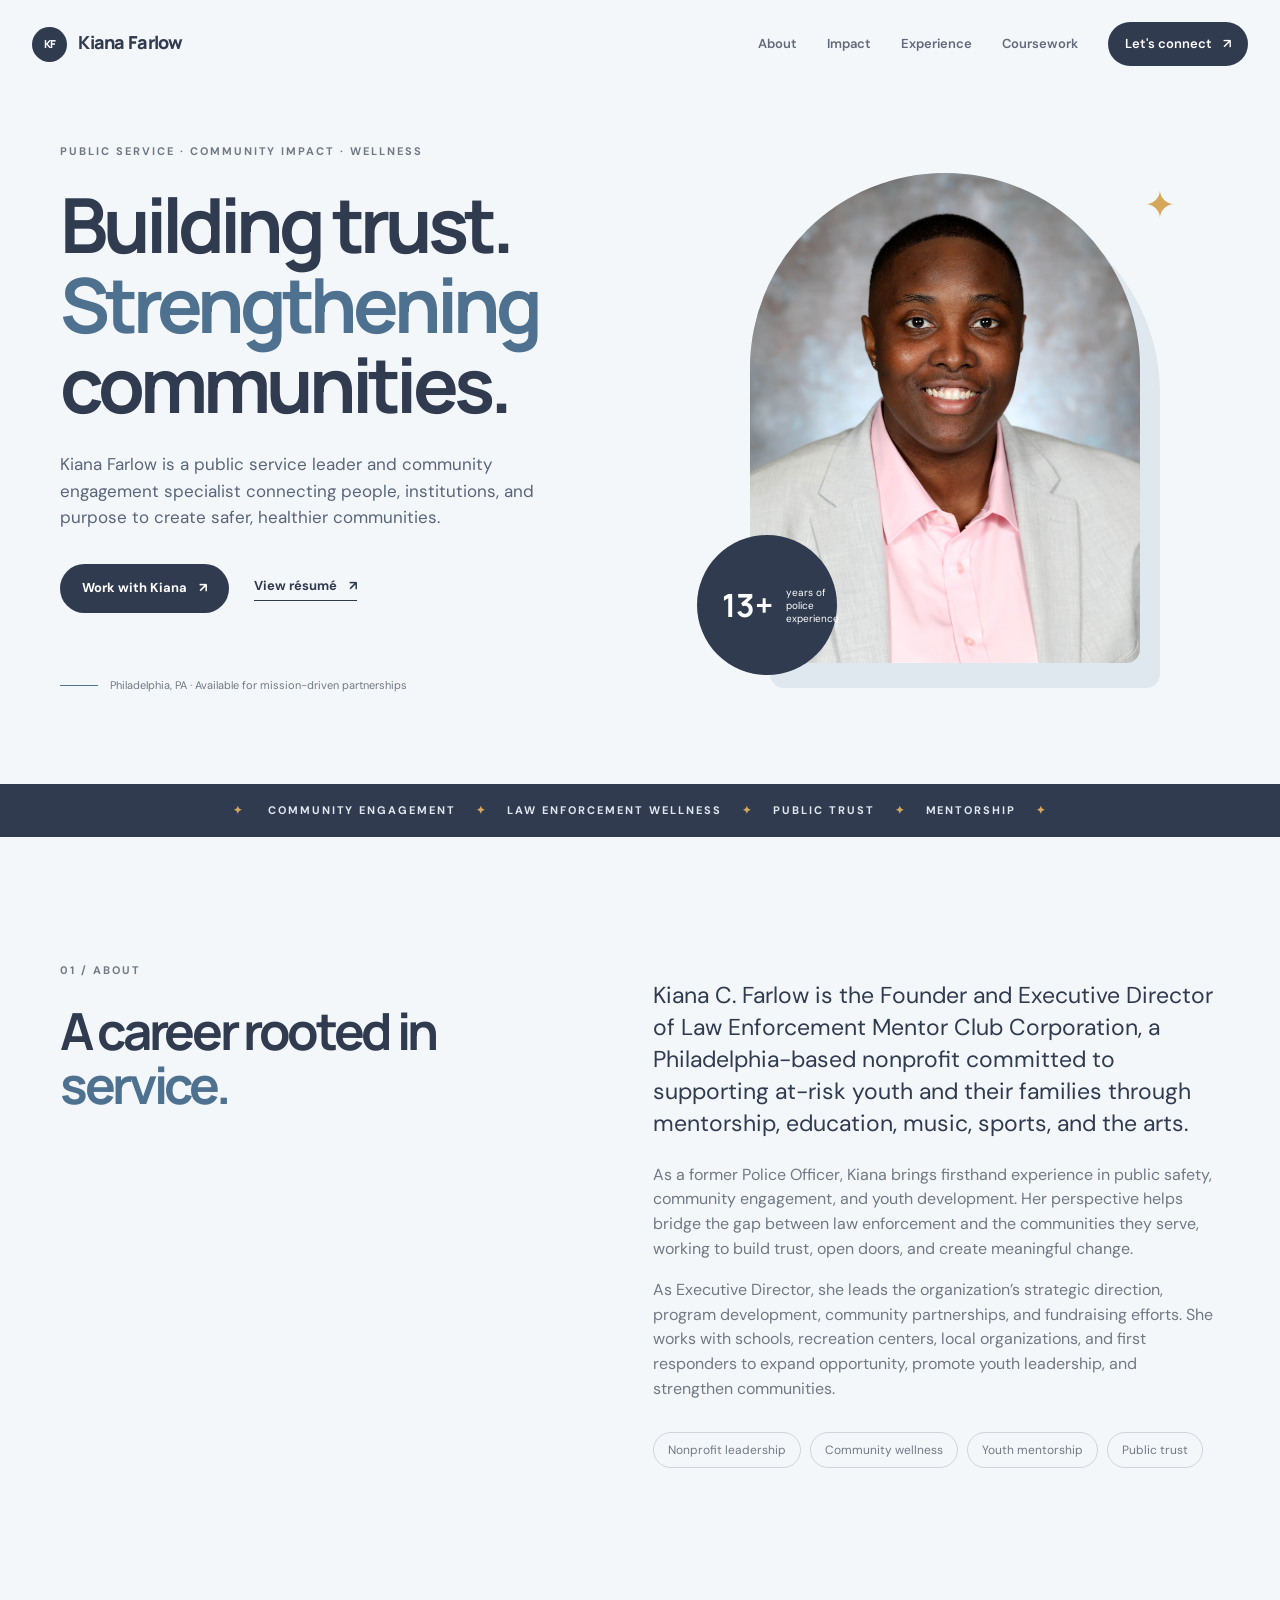
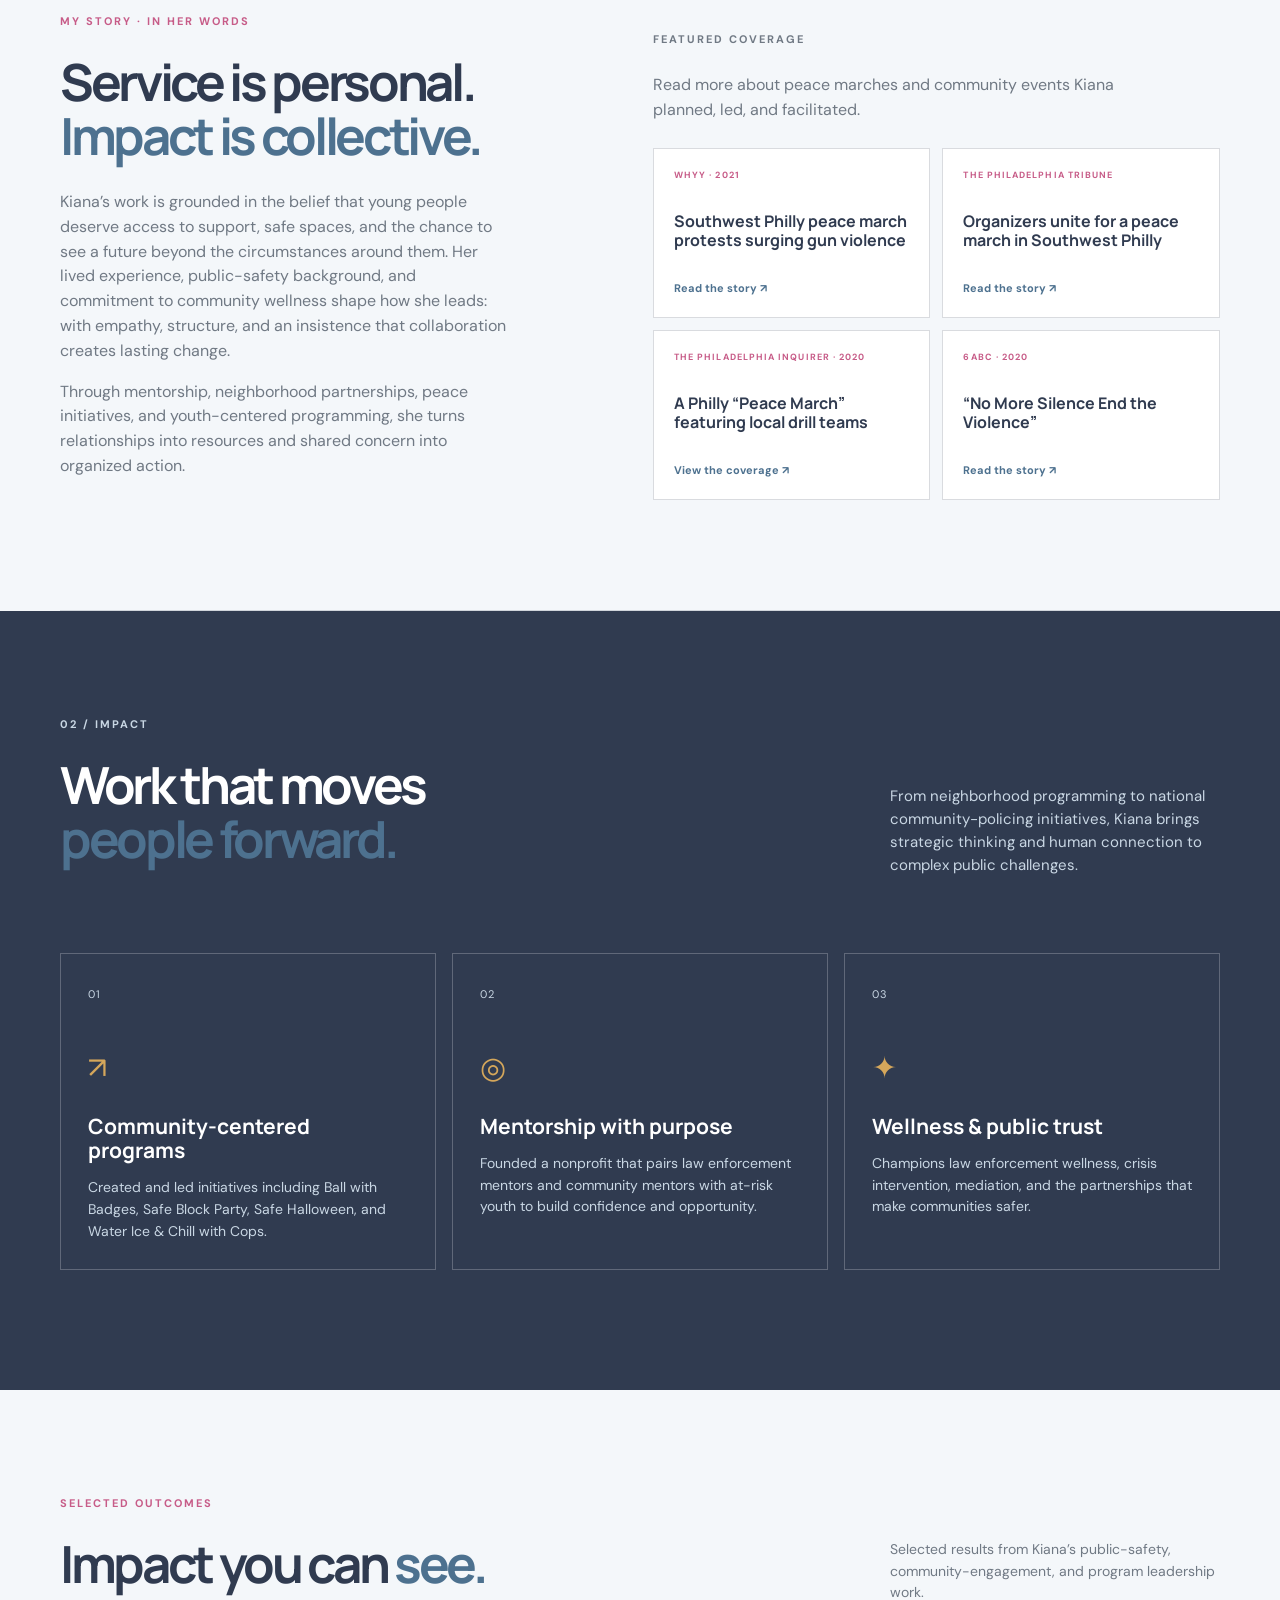
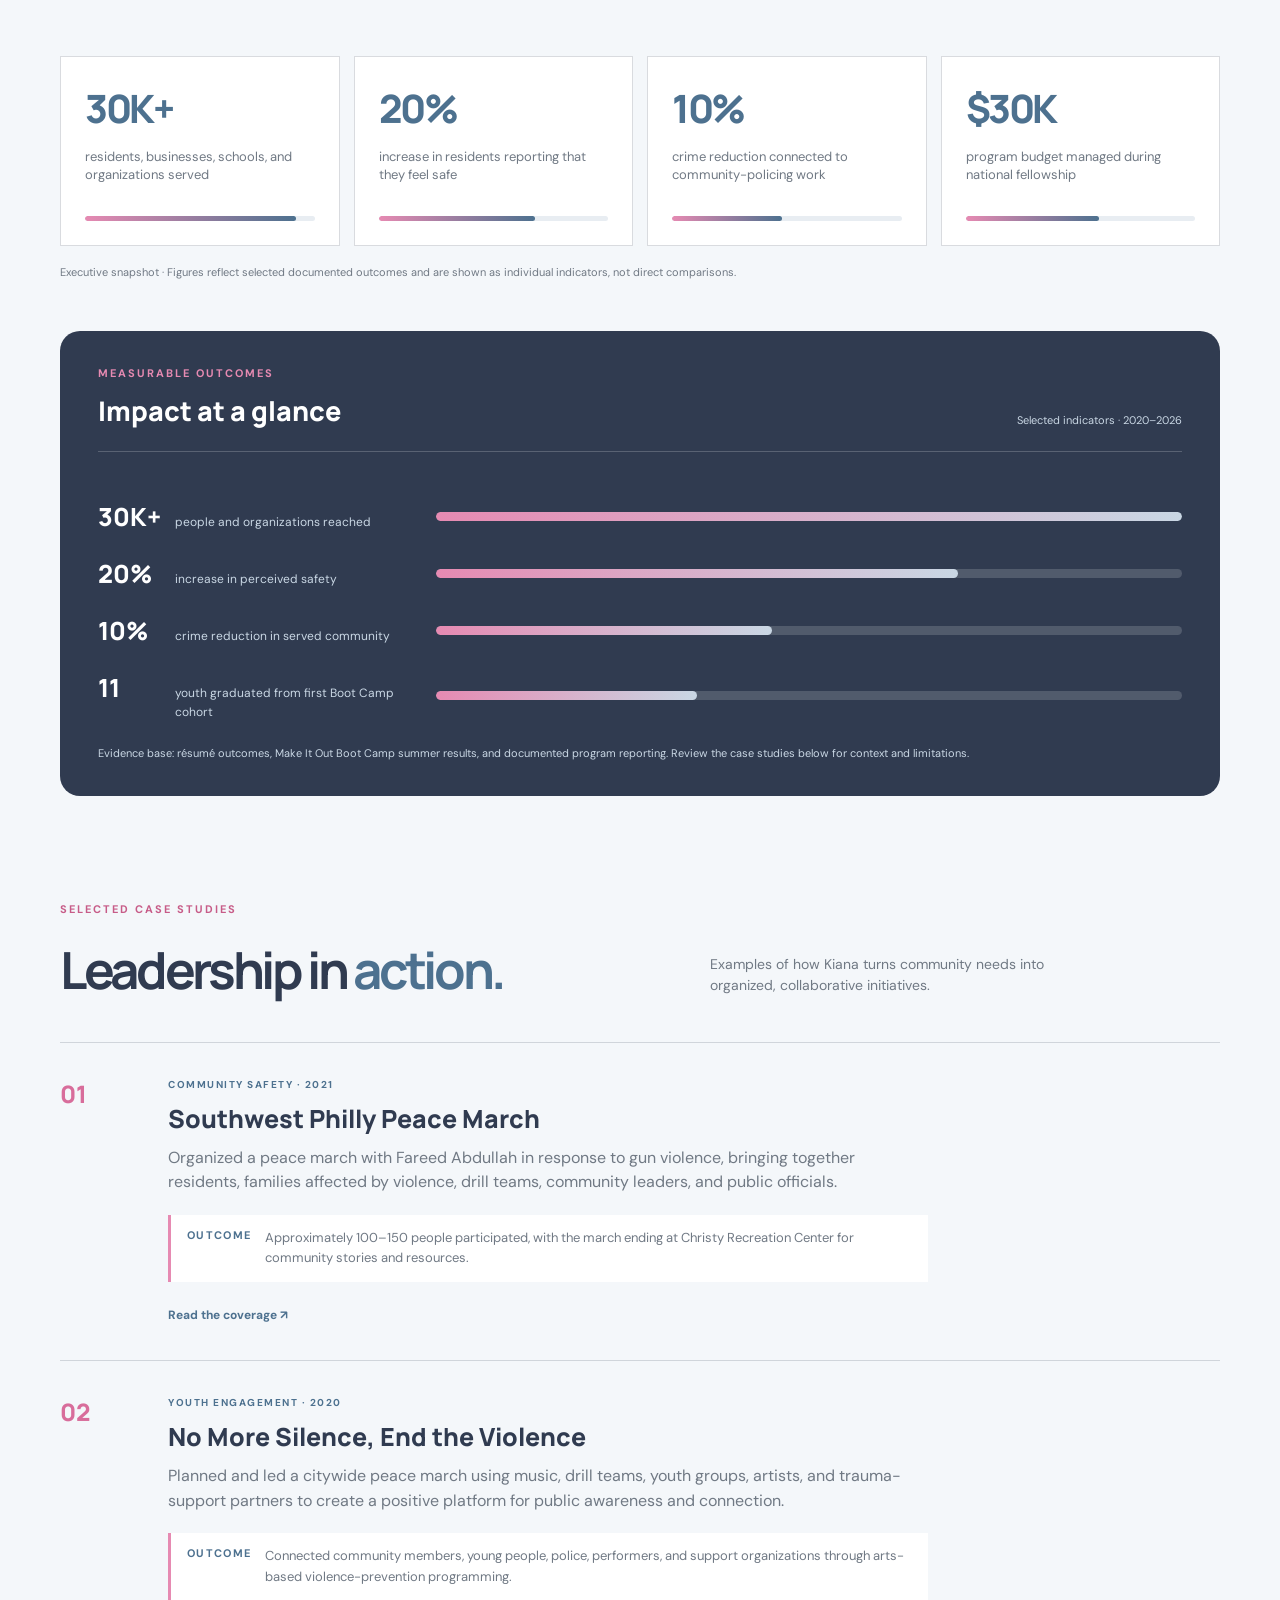
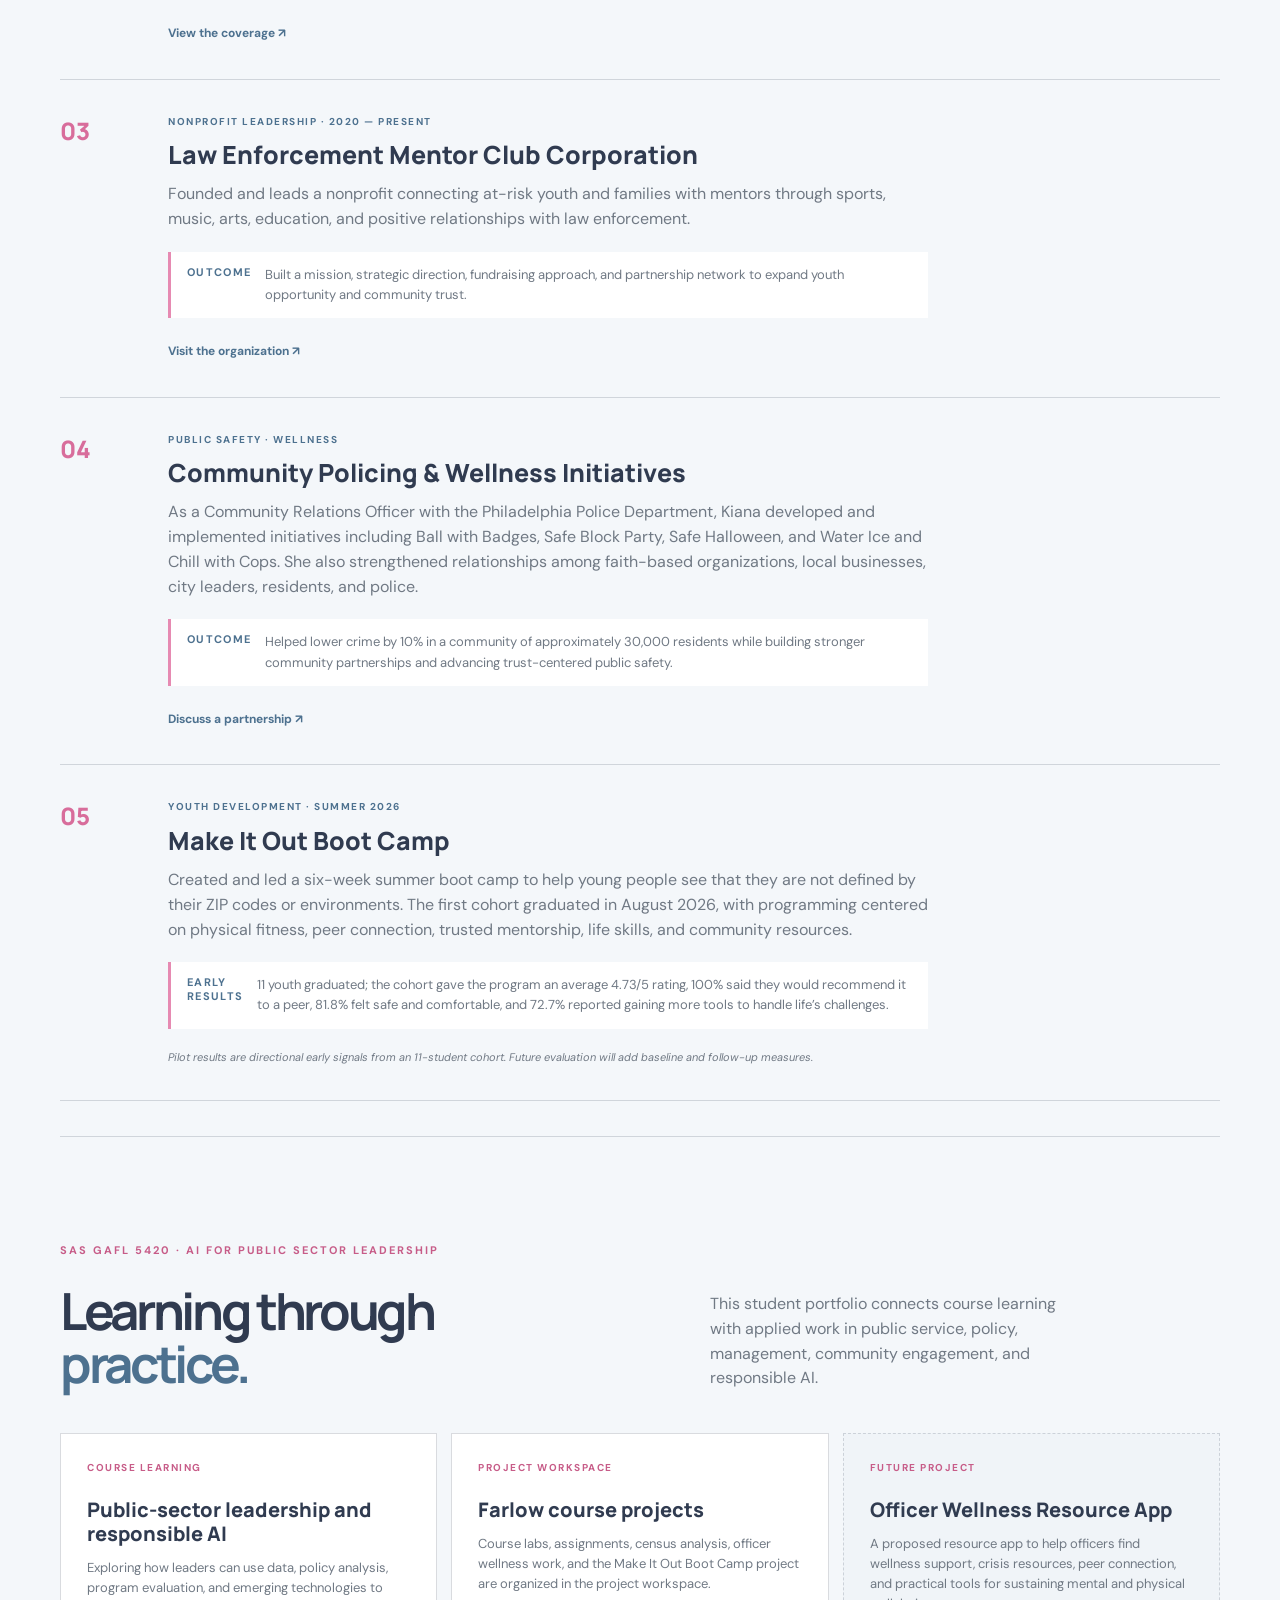
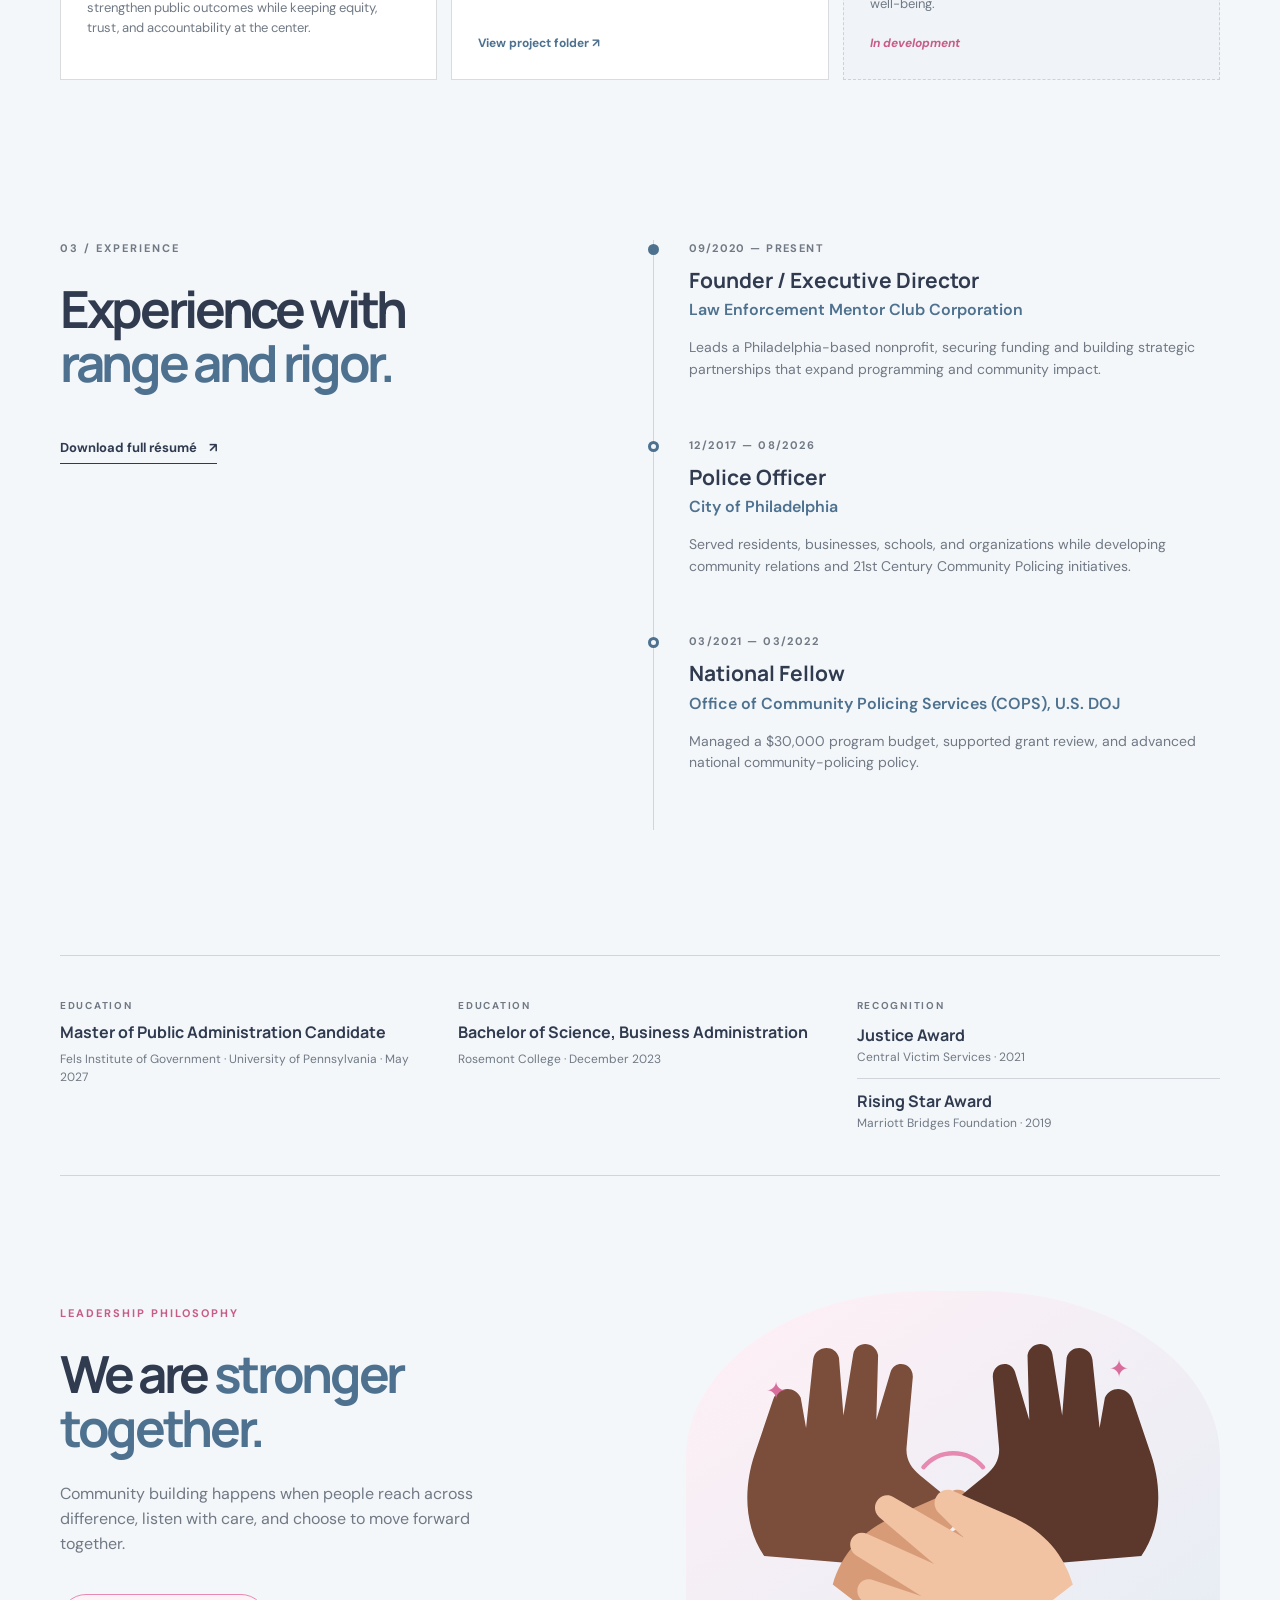
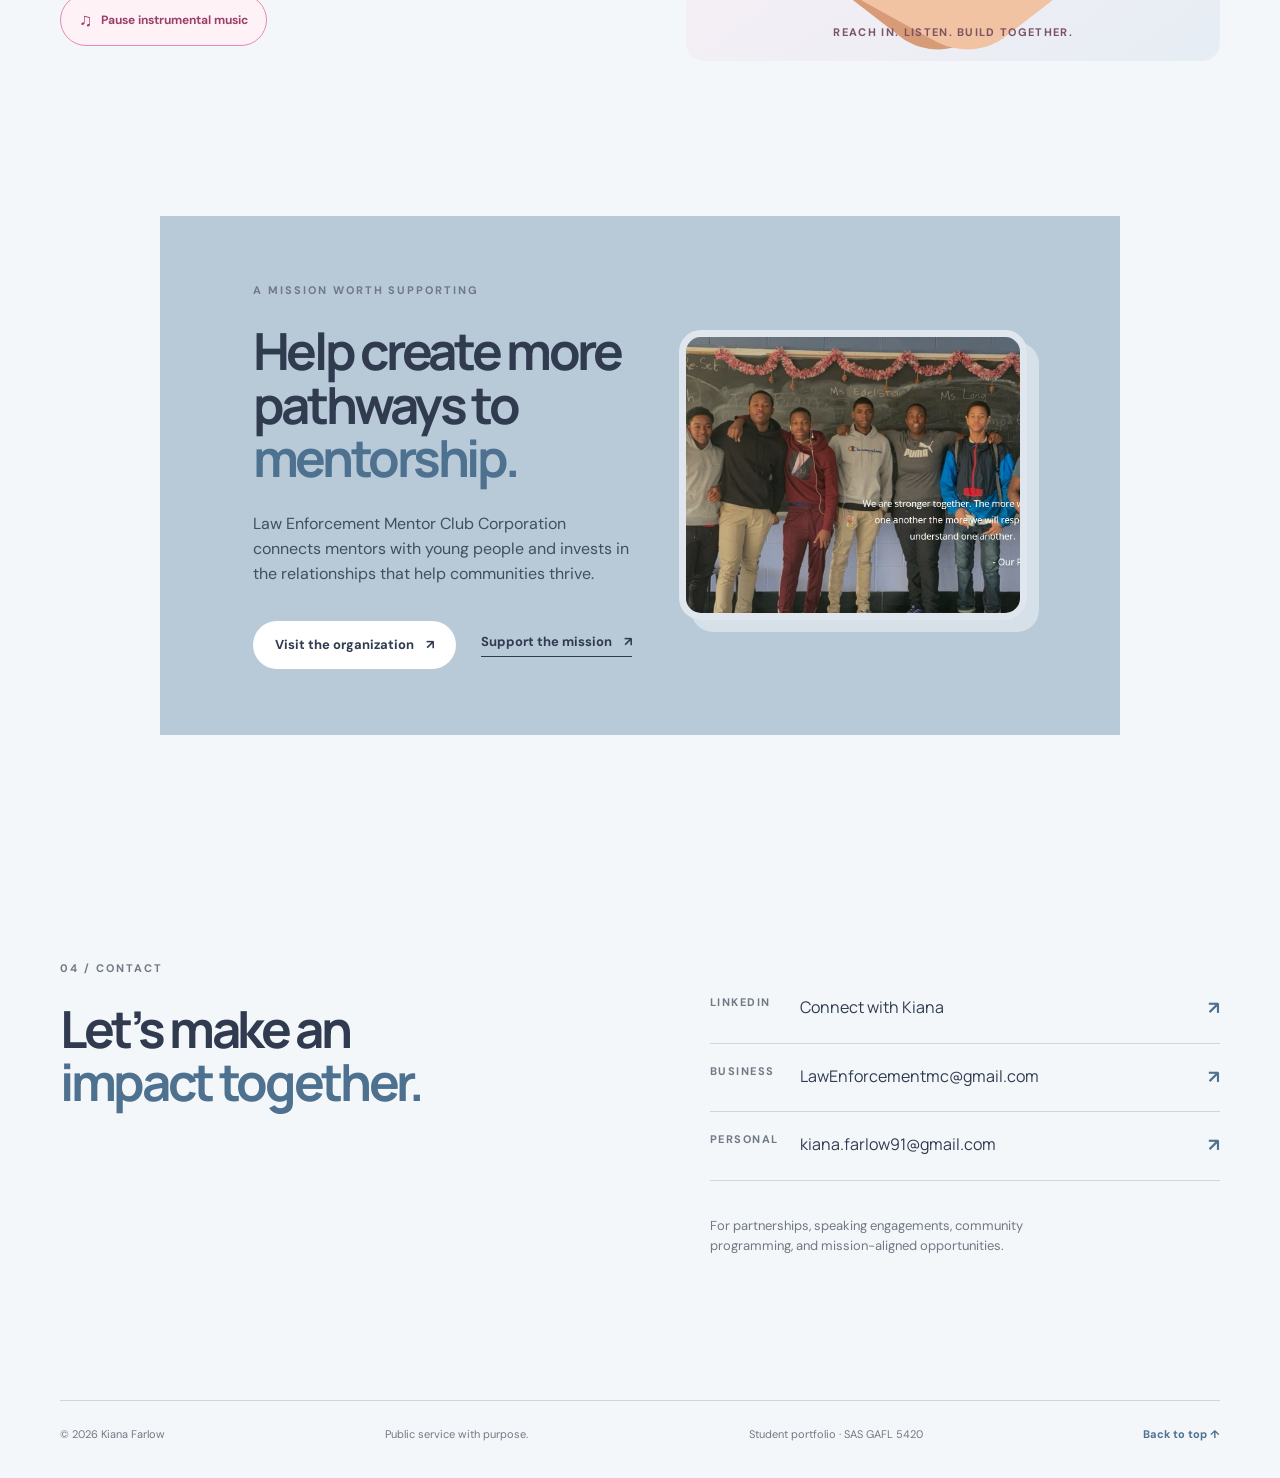
<file: index.html>
<!doctype html>
<html lang="en">
<head>
  <meta charset="utf-8">
  <meta name="viewport" content="width=device-width, initial-scale=1">
  <meta name="description" content="Portfolio of Kiana Farlow - public service leader, community engagement specialist, and Executive Director of Law Enforcement Mentor Club Corporation.">
  <title>Kiana Farlow | Public Service & Community Impact</title>
  <link rel="preconnect" href="https://fonts.googleapis.com">
  <link rel="preconnect" href="https://fonts.gstatic.com" crossorigin>
  <link href="https://fonts.googleapis.com/css2?family=DM+Sans:wght@400;500;600;700&family=Manrope:wght@700;800&display=swap" rel="stylesheet">
  <link rel="stylesheet" href="styles.css">
  <script src="app.js" defer></script>
</head>
<body>
  <audio id="backgroundMusic" src="instrumental-jazz.mp3" loop autoplay preload="auto"></audio>
  <header class="site-header">
    <a class="wordmark" href="index.html" aria-label="Kiana Farlow home"><span>KF</span> Kiana Farlow</a>
    <nav aria-label="Main navigation">
      <a href="about.html">About</a>
      <a href="impact.html">Impact</a>
      <a href="experience.html">Experience</a>
      <a class="nav-cta" href="contact.html">Let's connect <span>↗</span></a>
    </nav>
  </header>

  <main id="top">
    <section class="hero wrap">
      <div class="hero-copy">
        <p class="eyebrow">PUBLIC SERVICE · COMMUNITY IMPACT · WELLNESS</p>
        <h1>Building trust.<br><em>Strengthening</em> communities.</h1>
        <p class="hero-lede">Kiana Farlow is a public service leader and community engagement specialist connecting people, institutions, and purpose to create safer, healthier communities.</p>
        <div class="hero-actions">
          <a class="button button-dark" href="#contact">Work with Kiana <span>↗</span></a>
          <a class="text-link" href="Kiana-Farlow-Resume.pdf" target="_blank" rel="noopener">View résumé <span>↗</span></a>
        </div>
        <div class="hero-proof"><span class="proof-line"></span><span>Philadelphia, PA · Available for mission-driven partnerships</span></div>
      </div>
      <div class="hero-visual">
        <div class="portrait-frame"><img src="IMG_0251.JPG" alt="Professional headshot of Kiana Farlow"></div>
        <div class="impact-badge"><strong>13+</strong><span>years of<br>police experience</span></div>
        <div class="sun-mark" aria-hidden="true">✦</div>
      </div>
    </section>

    <section class="marquee" aria-label="Areas of work"><div>COMMUNITY ENGAGEMENT <span>✦</span> LAW ENFORCEMENT WELLNESS <span>✦</span> PUBLIC TRUST <span>✦</span> MENTORSHIP <span>✦</span></div></section>

    <section id="about" class="about wrap section-grid">
      <div><p class="eyebrow">01 / ABOUT</p><h2>A career rooted in <em>service.</em></h2></div>
      <div class="about-body"><p class="lead">Kiana is an emerging public service leader and Master of Public Administration candidate at the University of Pennsylvania, with a career spanning law enforcement, community partnerships, policy, and nonprofit leadership.</p><p>As Founder and Executive Director of Law Enforcement Mentor Club Corporation, she connects mentors with at-risk youth and builds durable partnerships with schools, recreation centers, community organizations, and first responders.</p><div class="tag-list"><span>Nonprofit leadership</span><span>Program strategy</span><span>Community trust</span><span>Policy & evaluation</span></div></div>
    </section>

    <section id="impact" class="impact-section">
      <div class="wrap"><div class="section-heading"><div><p class="eyebrow light">02 / IMPACT</p><h2>Work that moves<br><em>people forward.</em></h2></div><p class="section-intro">From neighborhood programming to national community-policing initiatives, Kiana brings strategic thinking and human connection to complex public challenges.</p></div>
        <div class="impact-cards"><article><span class="card-number">01</span><div class="icon">↗</div><h3>Community-centered programs</h3><p>Created and led initiatives including Ball with Badges, Safe Block Party, Safe Halloween, and Water Ice & Chill with Cops.</p></article><article><span class="card-number">02</span><div class="icon">◎</div><h3>Mentorship with purpose</h3><p>Founded a nonprofit that pairs law enforcement mentors and community mentors with at-risk youth to build confidence and opportunity.</p></article><article><span class="card-number">03</span><div class="icon">✦</div><h3>Wellness & public trust</h3><p>Champions law enforcement wellness, crisis intervention, mediation, and the partnerships that make communities safer.</p></article></div>
      </div>
    </section>

    <section id="experience" class="experience wrap section-grid"><div><p class="eyebrow">03 / EXPERIENCE</p><h2>Experience with<br><em>range and rigor.</em></h2><a class="text-link" href="Kiana-Farlow-Resume.pdf" target="_blank" rel="noopener">Download full résumé <span>↗</span></a></div><div class="timeline"><div class="timeline-item current"><span class="timeline-dot"></span><div><p class="date">09/2020 — PRESENT</p><h3>Founder / Executive Director</h3><p class="org">Law Enforcement Mentor Club Corporation</p><p>Leads a Philadelphia-based nonprofit, securing funding and building strategic partnerships that expand programming and community impact.</p></div></div><div class="timeline-item"><span class="timeline-dot"></span><div><p class="date">12/2017 — 08/2026</p><h3>Police Officer</h3><p class="org">City of Philadelphia</p><p>Served residents, businesses, schools, and organizations while developing community relations and 21st Century Community Policing initiatives.</p></div></div><div class="timeline-item"><span class="timeline-dot"></span><div><p class="date">03/2021 — 03/2022</p><h3>National Fellow</h3><p class="org">Office of Community Policing Services (COPS), U.S. DOJ</p><p>Managed a $30,000 program budget, supported grant review, and advanced national community-policing policy.</p></div></div></div></section>

    <section class="credentials wrap"><div class="credential"><span>EDUCATION</span><strong>Master of Public Administration Candidate</strong><small>Fels Institute of Government · University of Pennsylvania · May 2027</small></div><div class="credential"><span>EDUCATION</span><strong>Bachelor of Science, Business Administration</strong><small>Rosemont College · December 2023</small></div><div class="credential"><span>RECOGNITION</span><strong>Justice Award · Central Victim Services</strong><small>Rising Star Award · Marriott Bridges Foundation</small></div></section>

    <section class="community wrap" aria-labelledby="community-title"><div class="community-copy"><p class="eyebrow pink-eyebrow">COMMUNITY IN MOTION</p><h2 id="community-title">Different hands.<br><em>One shared future.</em></h2><p>Community building happens when people reach across difference, listen with care, and choose to move forward together.</p><button class="sound-button" id="soundToggle" type="button" aria-pressed="false"><span class="sound-icon">♫</span><span id="soundLabel">Play calm ambient sound</span></button></div><div class="hands-stage" aria-label="Animated hands in different skin tones joining together"><div class="spark spark-one">✦</div><div class="spark spark-two">✦</div><svg class="hands-art" viewBox="0 0 600 360" role="img" aria-labelledby="handsTitle"><title id="handsTitle">Four hands of different skin tones reaching together</title><g class="hand hand-a"><path d="M88 270c-22-32-24-75-11-114l21-62c5-15 25-16 31-2l6 34 8-77c2-16 25-18 29-2l5 65 11-69c3-16 25-15 28 1l-2 73 16-54c5-15 26-10 25 6l-7 79c-1 13 5 23 15 31l23 19c16 13 16 37 2 51l-20 20c-18 18-49 20-72 10z" fill="#7b4d3b"/></g><g class="hand hand-b"><path d="M165 302c10-35 34-61 68-76l66-29c15-7 28 11 18 23l-29 29 78-45c15-9 29 10 17 22l-62 53 75-34c16-7 27 14 13 24l-74 46 54-18c17-6 26 16 10 25l-78 43c-25 14-55 13-77-2z" fill="#d89b77"/></g><g class="hand hand-c"><path d="M512 270c22-32 24-75 11-114l-21-62c-5-15-25-16-31-2l-6 34-8-77c-2-16-25-18-29-2l-5 65-11-69c-3-16-25-15-28 1l2 73-16-54c-5-15-26-10-25 6l7 79c1 13-5 23-15 31l-23 19c-16 13-16 37-2 51l20 20c18 18 49 20 72 10z" fill="#5b372c"/></g><g class="hand hand-d"><path d="M435 302c-10-35-34-61-68-76l-66-29c-15-7-28 11-18 23l29 29-78-45c-15-9-29 10-17 22l62 53-75-34c-16-7-27 14-13 24l74 46-54-18c-17-6-26 16-10 25l78 43c25 14 55 13 77-2z" fill="#f1c3a3"/></g><path class="heart-line" d="M267 170c18-21 49-21 67 0" fill="none" stroke="#e68ab2" stroke-width="5" stroke-linecap="round"/></svg><div class="hands-caption">Reach in. Listen. Build together.</div></div></section>

    <section class="mission wrap"><div class="mission-card"><p class="eyebrow">A MISSION WORTH SUPPORTING</p><h2>Help create more pathways to <em>mentorship.</em></h2><p>Law Enforcement Mentor Club Corporation connects mentors with young people and invests in the relationships that help communities thrive.</p><div class="hero-actions"><a class="button button-light" href="https://www.lawenforcementmentoring.org/" target="_blank" rel="noopener">Visit the organization <span>↗</span></a><a class="text-link light-link" href="https://www.paypal.com/donate/?hosted_button_id=9SF97VV49NYEN" target="_blank" rel="noopener">Support the mission <span>↗</span></a></div></div></section>

    <section id="contact" class="contact wrap"><div><p class="eyebrow">04 / CONTACT</p><h2>Let’s make an<br><em>impact together.</em></h2></div><div class="contact-links"><a href="mailto:kiana.farlow91@gmail.com"><span>Email</span>kiana.farlow91@gmail.com <b>↗</b></a><a href="https://www.linkedin.com/in/kiana-farlow-50bb981ab" target="_blank" rel="noopener"><span>LinkedIn</span>Connect with Kiana <b>↗</b></a><p class="contact-note">For partnerships, speaking engagements, community programming, and mission-aligned opportunities.</p></div></section>
  </main>
  <footer class="footer wrap"><span>© 2026 Kiana Farlow</span><span>Public service with purpose.</span><a href="#top">Back to top ↑</a></footer>
</body>
</html>
</file>
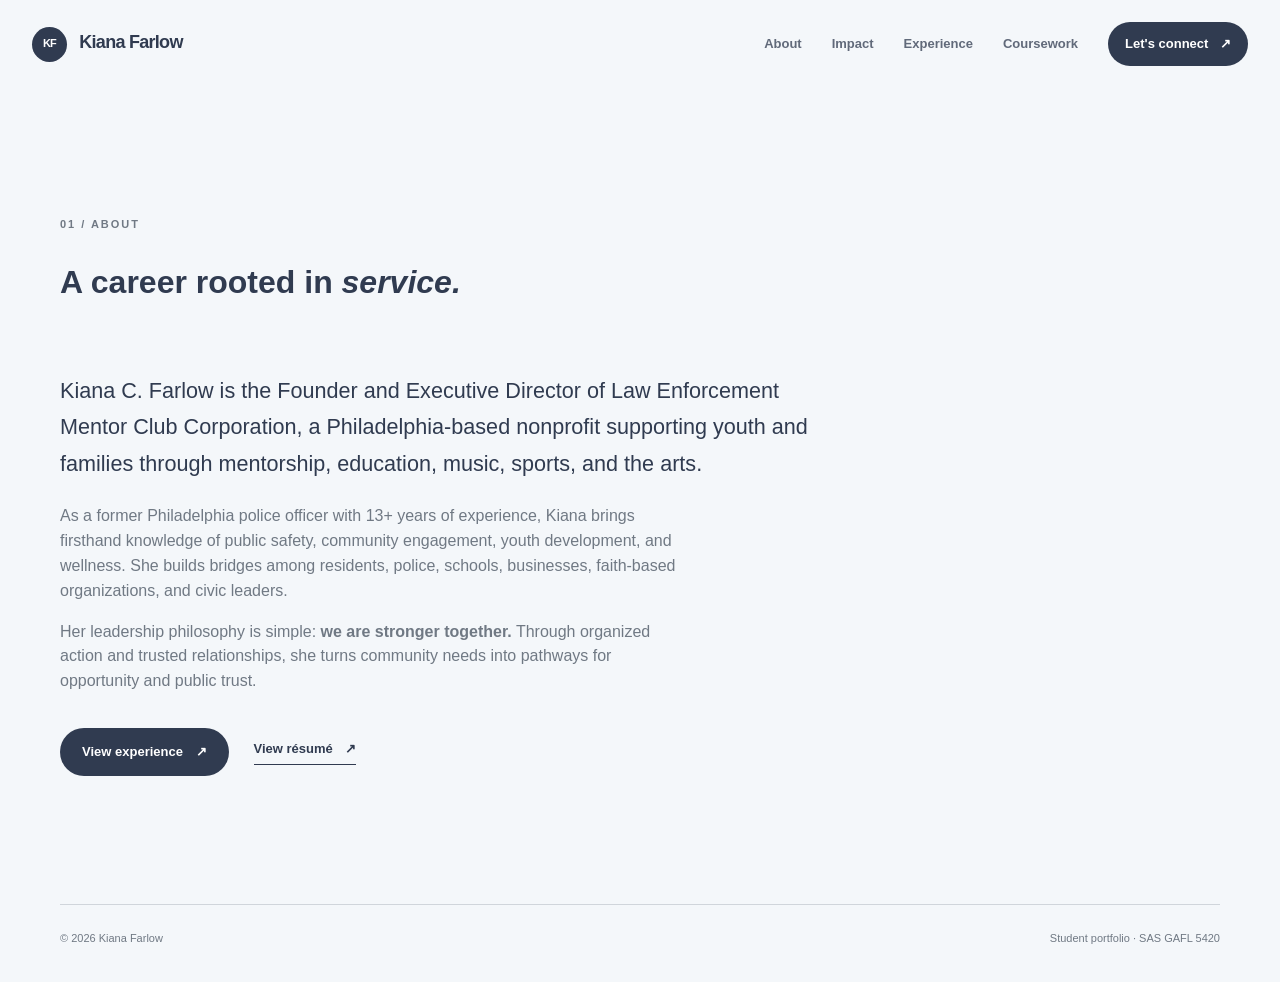
<file: about.html>
<!doctype html><html lang="en"><head><meta charset="utf-8"><meta name="viewport" content="width=device-width,initial-scale=1"><meta name="description" content="About Kiana Farlow"><title>About | Kiana Farlow</title><link rel="stylesheet" href="styles.css"></head><body><header class="site-header"><a class="wordmark" href="index.html"><span>KF</span> Kiana Farlow</a><nav aria-label="Main navigation"><a href="about.html">About</a><a href="impact.html">Impact</a><a href="experience.html">Experience</a><a href="coursework.html">Coursework</a><a class="nav-cta" href="contact.html">Let's connect <span>↗</span></a></nav></header><main class="wrap inner-page"><p class="eyebrow">01 / ABOUT</p><h1>A career rooted in <em>service.</em></h1><div class="about-body"><p class="lead">Kiana C. Farlow is the Founder and Executive Director of Law Enforcement Mentor Club Corporation, a Philadelphia-based nonprofit supporting youth and families through mentorship, education, music, sports, and the arts.</p><p>As a former Philadelphia police officer with 13+ years of experience, Kiana brings firsthand knowledge of public safety, community engagement, youth development, and wellness. She builds bridges among residents, police, schools, businesses, faith-based organizations, and civic leaders.</p><p>Her leadership philosophy is simple: <strong>we are stronger together.</strong> Through organized action and trusted relationships, she turns community needs into pathways for opportunity and public trust.</p></div><div class="hero-actions"><a class="button button-dark" href="experience.html">View experience <span>↗</span></a><a class="text-link" href="Kiana-Farlow-Resume.pdf" target="_blank">View résumé <span>↗</span></a></div></main><footer class="footer wrap"><span>© 2026 Kiana Farlow</span><span>Student portfolio · SAS GAFL 5420</span></footer></body></html>
</file>
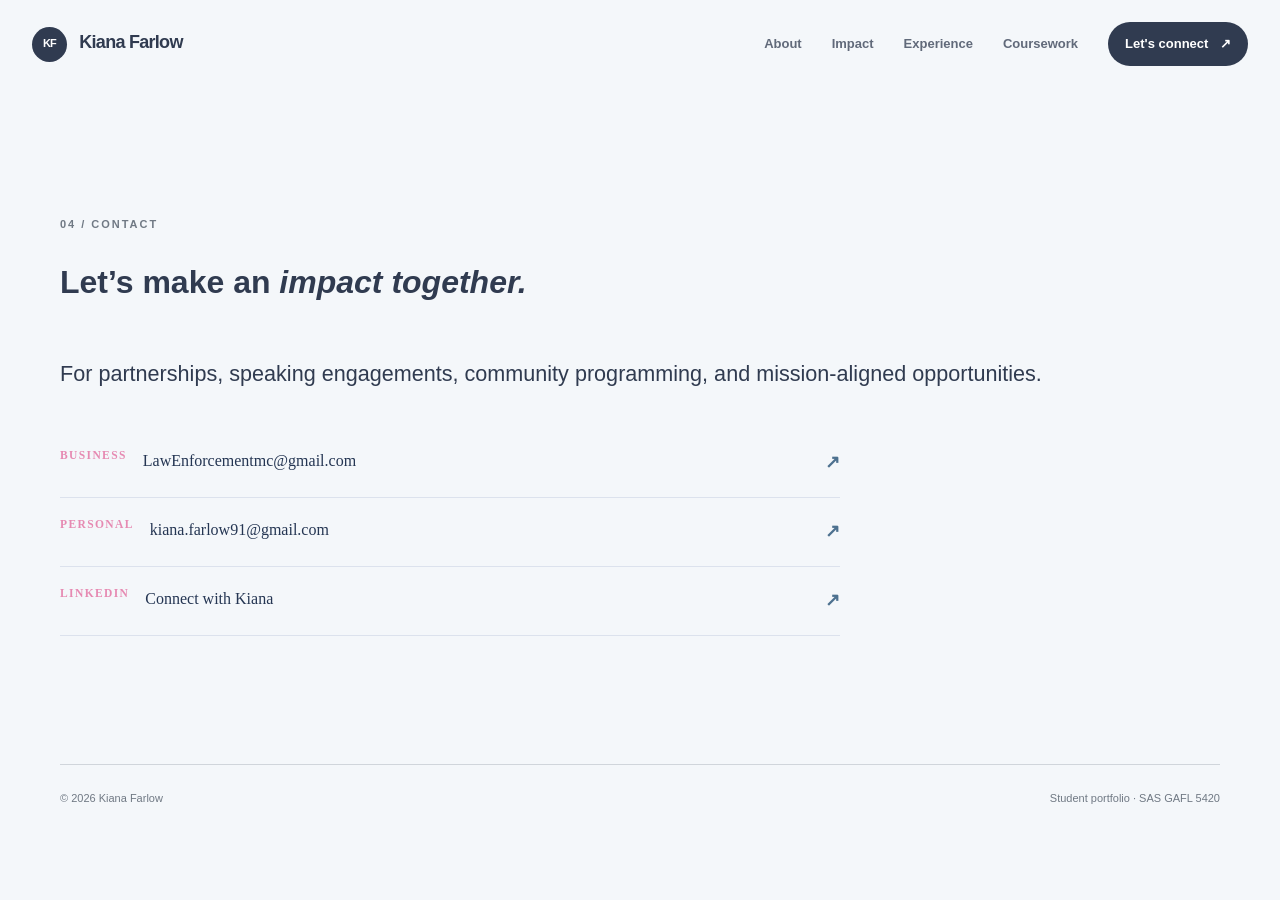
<file: contact.html>
<!doctype html><html lang="en"><head><meta charset="utf-8"><meta name="viewport" content="width=device-width,initial-scale=1"><meta name="description" content="Contact Kiana Farlow"><title>Contact | Kiana Farlow</title><link rel="stylesheet" href="styles.css"></head><body><header class="site-header"><a class="wordmark" href="index.html"><span>KF</span> Kiana Farlow</a><nav aria-label="Main navigation"><a href="about.html">About</a><a href="impact.html">Impact</a><a href="experience.html">Experience</a><a href="coursework.html">Coursework</a><a class="nav-cta" href="contact.html">Let's connect <span>↗</span></a></nav></header><main class="wrap inner-page"><p class="eyebrow">04 / CONTACT</p><h1>Let’s make an <em>impact together.</em></h1><p class="lead">For partnerships, speaking engagements, community programming, and mission-aligned opportunities.</p><div class="contact-links"><a href="mailto:LawEnforcementmc@gmail.com"><span>Business</span>LawEnforcementmc@gmail.com <b>↗</b></a><a href="mailto:kiana.farlow91@gmail.com"><span>Personal</span>kiana.farlow91@gmail.com <b>↗</b></a><a href="https://www.linkedin.com/in/kiana-farlow-50bb981ab" target="_blank" rel="noopener"><span>LinkedIn</span>Connect with Kiana <b>↗</b></a></div></main><footer class="footer wrap"><span>© 2026 Kiana Farlow</span><span>Student portfolio · SAS GAFL 5420</span></footer></body></html>
</file>
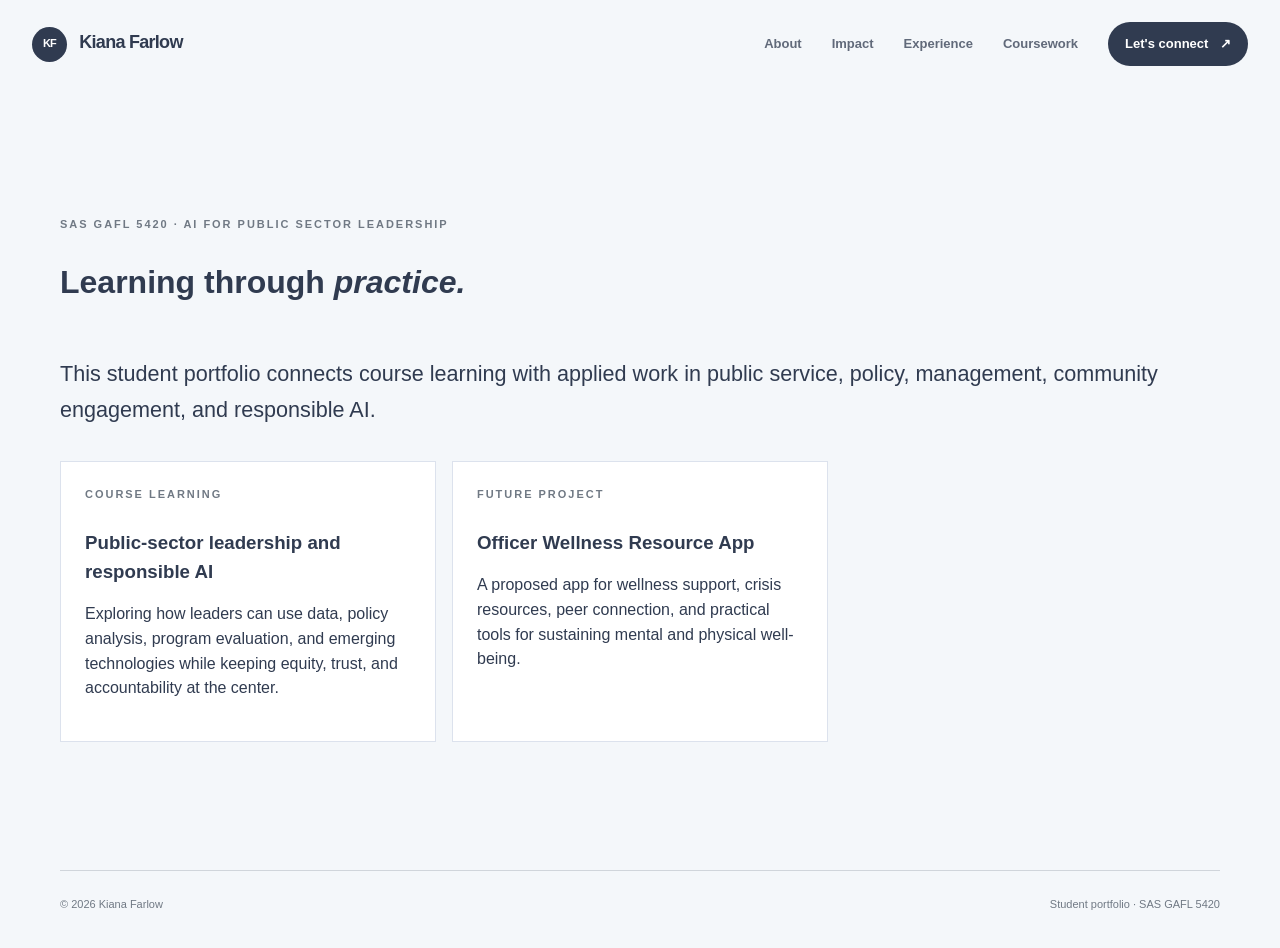
<file: coursework.html>
<!doctype html><html lang="en"><head><meta charset="utf-8"><meta name="viewport" content="width=device-width,initial-scale=1"><meta name="description" content="Kiana Farlow coursework and projects"><title>Coursework | Kiana Farlow</title><link rel="stylesheet" href="styles.css"></head><body><header class="site-header"><a class="wordmark" href="index.html"><span>KF</span> Kiana Farlow</a><nav aria-label="Main navigation"><a href="about.html">About</a><a href="impact.html">Impact</a><a href="experience.html">Experience</a><a href="coursework.html">Coursework</a><a class="nav-cta" href="contact.html">Let's connect <span>↗</span></a></nav></header><main class="wrap inner-page"><p class="eyebrow">SAS GAFL 5420 · AI FOR PUBLIC SECTOR LEADERSHIP</p><h1>Learning through <em>practice.</em></h1><p class="lead">This student portfolio connects course learning with applied work in public service, policy, management, community engagement, and responsible AI.</p><div class="case-study-list"><article><p class="eyebrow">COURSE LEARNING</p><h3>Public-sector leadership and responsible AI</h3><p>Exploring how leaders can use data, policy analysis, program evaluation, and emerging technologies while keeping equity, trust, and accountability at the center.</p></article><article><p class="eyebrow">FUTURE PROJECT</p><h3>Officer Wellness Resource App</h3><p>A proposed app for wellness support, crisis resources, peer connection, and practical tools for sustaining mental and physical well-being.</p></article></div></main><footer class="footer wrap"><span>© 2026 Kiana Farlow</span><span>Student portfolio · SAS GAFL 5420</span></footer></body></html>
</file>
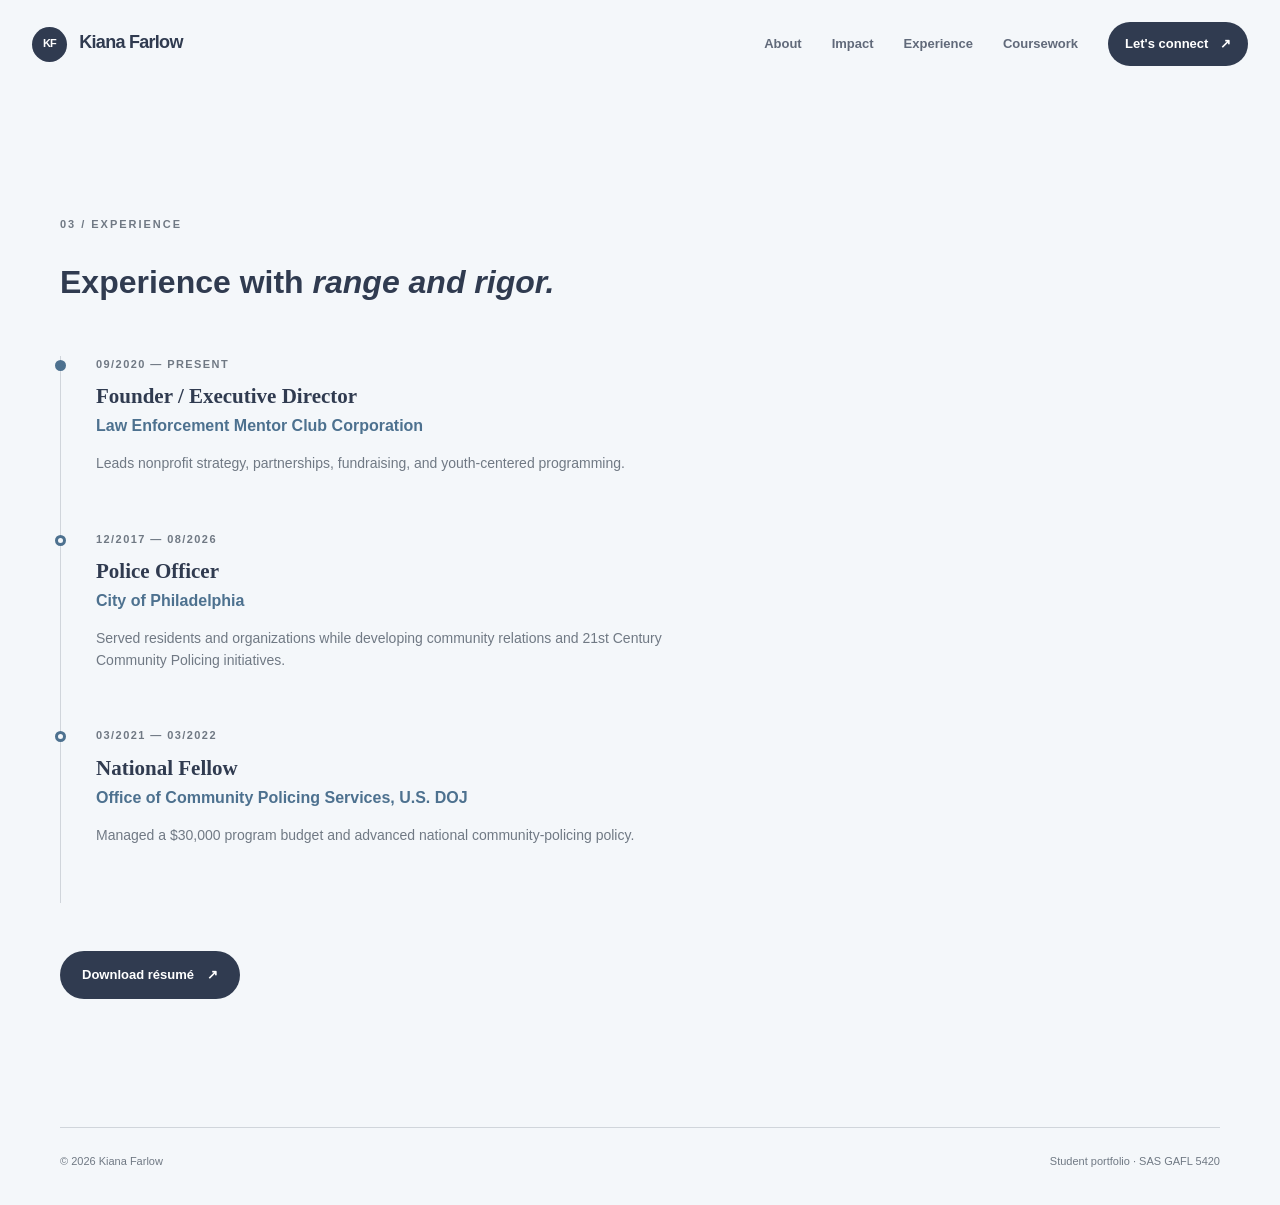
<file: experience.html>
<!doctype html><html lang="en"><head><meta charset="utf-8"><meta name="viewport" content="width=device-width,initial-scale=1"><meta name="description" content="Kiana Farlow experience"><title>Experience | Kiana Farlow</title><link rel="stylesheet" href="styles.css"></head><body><header class="site-header"><a class="wordmark" href="index.html"><span>KF</span> Kiana Farlow</a><nav aria-label="Main navigation"><a href="about.html">About</a><a href="impact.html">Impact</a><a href="experience.html">Experience</a><a href="coursework.html">Coursework</a><a class="nav-cta" href="contact.html">Let's connect <span>↗</span></a></nav></header><main class="wrap inner-page"><p class="eyebrow">03 / EXPERIENCE</p><h1>Experience with <em>range and rigor.</em></h1><div class="timeline"><div class="timeline-item current"><span class="timeline-dot"></span><div><p class="date">09/2020 — PRESENT</p><h3>Founder / Executive Director</h3><p class="org">Law Enforcement Mentor Club Corporation</p><p>Leads nonprofit strategy, partnerships, fundraising, and youth-centered programming.</p></div></div><div class="timeline-item"><span class="timeline-dot"></span><div><p class="date">12/2017 — 08/2026</p><h3>Police Officer</h3><p class="org">City of Philadelphia</p><p>Served residents and organizations while developing community relations and 21st Century Community Policing initiatives.</p></div></div><div class="timeline-item"><span class="timeline-dot"></span><div><p class="date">03/2021 — 03/2022</p><h3>National Fellow</h3><p class="org">Office of Community Policing Services, U.S. DOJ</p><p>Managed a $30,000 program budget and advanced national community-policing policy.</p></div></div></div><a class="button button-dark" href="Kiana-Farlow-Resume.pdf" target="_blank">Download résumé <span>↗</span></a></main><footer class="footer wrap"><span>© 2026 Kiana Farlow</span><span>Student portfolio · SAS GAFL 5420</span></footer></body></html>
</file>
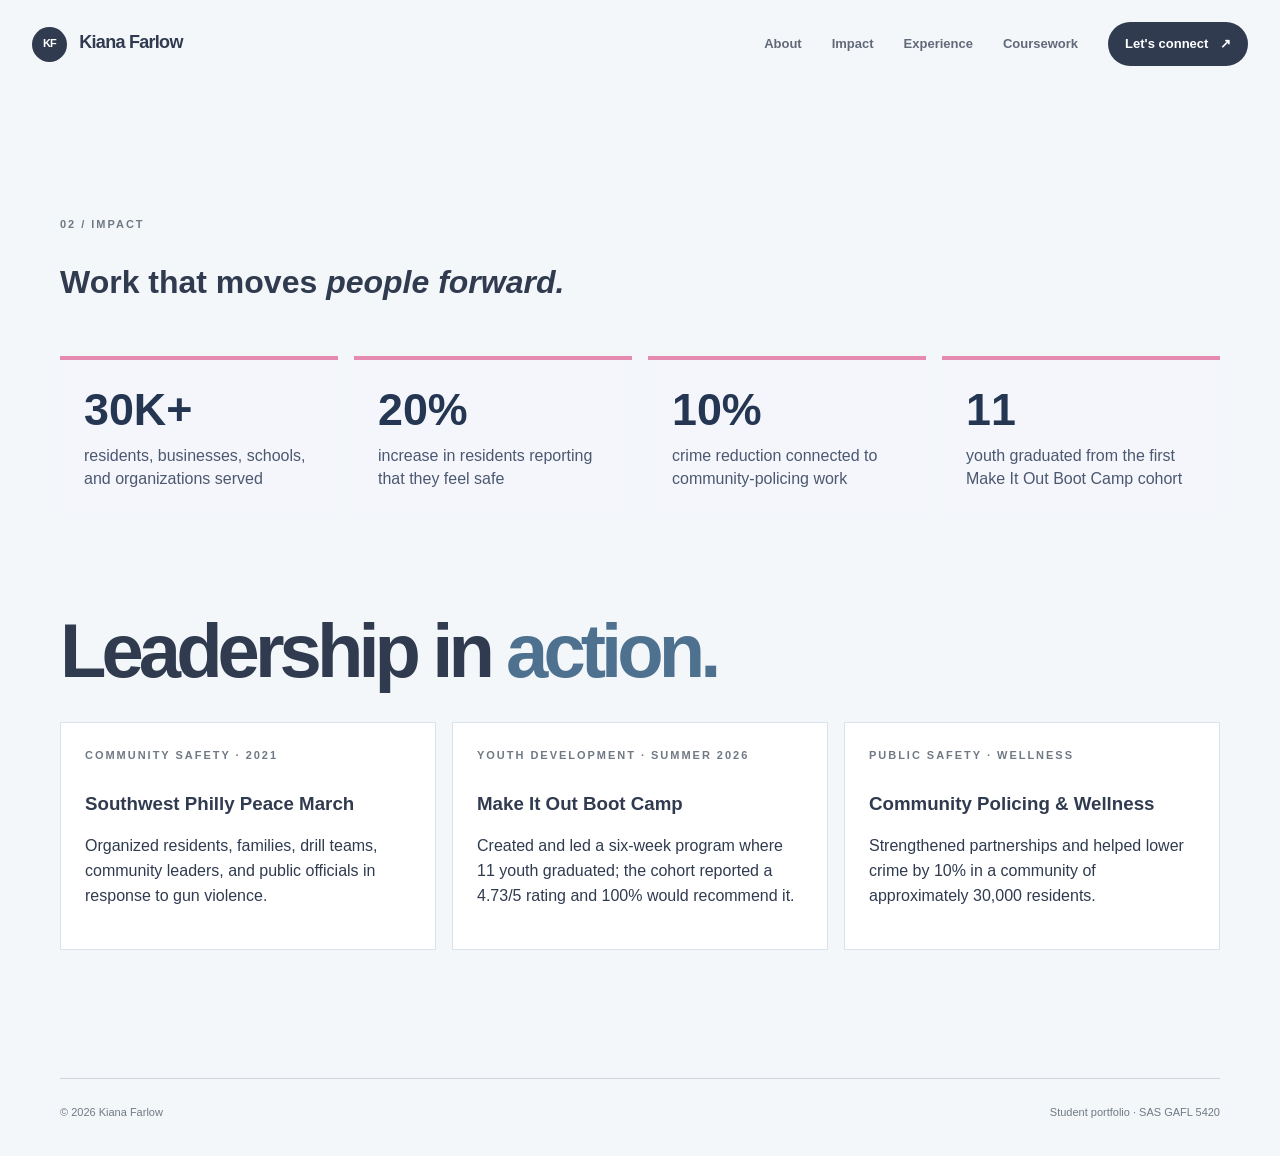
<file: impact.html>
<!doctype html><html lang="en"><head><meta charset="utf-8"><meta name="viewport" content="width=device-width,initial-scale=1"><meta name="description" content="Kiana Farlow impact and case studies"><title>Impact | Kiana Farlow</title><link rel="stylesheet" href="styles.css"></head><body><header class="site-header"><a class="wordmark" href="index.html"><span>KF</span> Kiana Farlow</a><nav aria-label="Main navigation"><a href="about.html">About</a><a href="impact.html">Impact</a><a href="experience.html">Experience</a><a href="coursework.html">Coursework</a><a class="nav-cta" href="contact.html">Let's connect <span>↗</span></a></nav></header><main class="wrap inner-page"><p class="eyebrow">02 / IMPACT</p><h1>Work that moves <em>people forward.</em></h1><div class="outcomes-grid"><article><strong>30K+</strong><span>residents, businesses, schools, and organizations served</span></article><article><strong>20%</strong><span>increase in residents reporting that they feel safe</span></article><article><strong>10%</strong><span>crime reduction connected to community-policing work</span></article><article><strong>11</strong><span>youth graduated from the first Make It Out Boot Camp cohort</span></article></div><h2>Leadership in <em>action.</em></h2><div class="case-study-list"><article><p class="eyebrow">COMMUNITY SAFETY · 2021</p><h3>Southwest Philly Peace March</h3><p>Organized residents, families, drill teams, community leaders, and public officials in response to gun violence.</p></article><article><p class="eyebrow">YOUTH DEVELOPMENT · SUMMER 2026</p><h3>Make It Out Boot Camp</h3><p>Created and led a six-week program where 11 youth graduated; the cohort reported a 4.73/5 rating and 100% would recommend it.</p></article><article><p class="eyebrow">PUBLIC SAFETY · WELLNESS</p><h3>Community Policing & Wellness</h3><p>Strengthened partnerships and helped lower crime by 10% in a community of approximately 30,000 residents.</p></article></div></main><footer class="footer wrap"><span>© 2026 Kiana Farlow</span><span>Student portfolio · SAS GAFL 5420</span></footer></body></html>
</file>
<file: styles.css>
:root{--ink:#303b50;--muted:#707984;--cream:#f4f7fa;--sand:#dfe7ef;--sage:#c9d7e4;--forest:#303b50;--gold:#d5a75b;--white:#fff;--line:rgba(48,59,80,.18)}*{box-sizing:border-box}html{scroll-behavior:smooth}body{margin:0;background:var(--cream);color:var(--ink);font-family:'DM Sans',sans-serif;line-height:1.55}a{color:inherit;text-decoration:none}.wrap{width:min(1160px,calc(100% - 64px));margin:auto}.site-header{height:88px;display:flex;align-items:center;justify-content:space-between;width:min(1280px,calc(100% - 64px));margin:auto}.wordmark{font-family:Manrope,sans-serif;font-weight:800;font-size:18px;letter-spacing:-.04em}.wordmark span{display:inline-grid;place-items:center;width:35px;height:35px;background:var(--forest);color:white;border-radius:50%;font-size:11px;margin-right:8px}.site-header nav{display:flex;align-items:center;gap:30px;font-size:13px;font-weight:600}.site-header nav a{opacity:.75}.nav-cta{background:var(--ink);color:white!important;padding:12px 17px;border-radius:99px;opacity:1!important}.nav-cta span{margin-left:8px}.hero{display:grid;grid-template-columns:1.05fr .95fr;min-height:620px;align-items:center;padding:55px 0 90px}.eyebrow{font-size:11px;letter-spacing:.18em;font-weight:700;color:var(--muted);margin:0 0 25px}.hero h1,h2{font-family:Manrope,sans-serif;letter-spacing:-.065em;line-height:1.05;font-size:clamp(45px,6vw,76px);margin:0 0 27px}.hero h1 em,h2 em{color:#4d718f;font-style:normal}.hero-lede{max-width:475px;color:#596579;font-size:17px}.hero-actions{display:flex;align-items:center;gap:25px;margin-top:34px}.button{border-radius:99px;padding:14px 22px;font-weight:700;font-size:13px;display:inline-block}.button-dark{background:var(--ink);color:white}.button-light{background:var(--white);color:var(--ink)}.button span,.text-link span{margin-left:9px}.text-link{font-size:13px;font-weight:700;border-bottom:1px solid var(--ink);padding-bottom:4px}.hero-proof{display:flex;gap:12px;align-items:center;margin-top:64px;color:var(--muted);font-size:11px}.proof-line{height:1px;width:38px;background:#4d718f}.hero-visual{height:550px;position:relative;display:grid;place-items:center}.portrait-frame{width:min(390px,78%);height:490px;overflow:hidden;background:var(--sage);border-radius:210px 210px 15px 15px;box-shadow:20px 25px 0 var(--sand)}.portrait-frame img{width:100%;height:100%;object-fit:cover;object-position:center top}.impact-badge{position:absolute;bottom:18px;left:5%;display:flex;align-items:center;gap:13px;background:var(--ink);color:white;border-radius:50%;width:140px;height:140px;padding:25px}.impact-badge strong{font-family:Manrope;font-size:32px;line-height:1}.impact-badge span{font-size:10px;line-height:1.3}.sun-mark{position:absolute;right:8%;top:6%;color:var(--gold);font-size:38px}.marquee{background:var(--ink);color:#dfe7ef;padding:18px 0;overflow:hidden;white-space:nowrap;font-size:11px;letter-spacing:.18em;font-weight:700}.marquee div{text-align:center}.marquee span{color:var(--gold);margin:0 14px}.section-grid{display:grid;grid-template-columns:1fr 1.25fr;gap:12%;padding:125px 0}.section-grid h2,.section-heading h2,.mission h2,.contact h2{font-size:clamp(38px,4vw,58px)}.about-body{padding-top:17px}.lead{font-size:23px;line-height:1.4;margin-top:0}.about-body p:not(.lead){color:var(--muted);max-width:620px}.tag-list{display:flex;flex-wrap:wrap;gap:9px;margin-top:30px}.tag-list span{border:1px solid var(--line);padding:8px 14px;border-radius:99px;color:var(--muted);font-size:12px}.impact-section{background:var(--ink);color:white;padding:105px 0 120px}.light{color:#c9d7e4}.section-heading{display:flex;justify-content:space-between;align-items:end;margin-bottom:60px}.section-intro{color:#c9d7e4;max-width:330px;font-size:15px}.impact-cards{display:grid;grid-template-columns:repeat(3,1fr);gap:16px}.impact-cards article{border:1px solid rgba(255,255,255,.23);padding:27px;min-height:300px}.card-number{font-size:11px;color:#c9d7e4;letter-spacing:.1em}.icon{font-size:30px;color:var(--gold);margin:40px 0 22px}.impact-cards h3{font-family:Manrope;font-size:21px;line-height:1.15;margin:0 0 15px}.impact-cards p{color:#c9d7e4;font-size:14px;margin:0}.experience{padding-bottom:125px}.timeline{border-left:1px solid var(--line);padding-left:35px}.timeline-item{position:relative;padding-bottom:42px}.timeline-dot{position:absolute;left:-41px;top:4px;width:11px;height:11px;background:var(--cream);border:3px solid #4d718f;border-radius:50%}.timeline-item.current .timeline-dot{background:#4d718f}.date{font-size:11px;color:var(--muted);letter-spacing:.13em;font-weight:700;margin:0 0 7px}.timeline h3{font-family:Manrope;margin:0;font-size:21px}.org{margin:2px 0 12px;color:#4d718f;font-weight:600}.timeline-item>div>p:last-child{color:var(--muted);font-size:14px;max-width:600px}.experience .text-link{display:inline-block;margin-top:22px}.credentials{display:grid;grid-template-columns:repeat(3,1fr);border-top:1px solid var(--line);border-bottom:1px solid var(--line);padding:42px 0;gap:35px}.credential{display:flex;flex-direction:column;gap:8px}.credential span{font-size:10px;letter-spacing:.17em;color:var(--muted);font-weight:700}.credential strong{font-family:Manrope;line-height:1.25}.credential small{color:var(--muted);font-size:12px}.mission{padding:125px 0}.mission-card{background:#b8c9d8;padding:66px 8%;max-width:960px;margin:auto}.mission h2{max-width:600px}.mission p:not(.eyebrow){max-width:500px;color:#3f5061}.light-link{color:var(--ink);border-color:var(--ink)}.contact{display:grid;grid-template-columns:1fr 1fr;gap:12%;padding:100px 0 130px}.contact-links{padding-top:15px}.contact-links a{display:grid;grid-template-columns:90px 1fr auto;padding:20px 0;border-bottom:1px solid var(--line);font-family:Manrope}.contact-links a span{font:700 11px 'DM Sans';letter-spacing:.14em;color:var(--muted);text-transform:uppercase}.contact-links a b{font-family:'DM Sans';font-size:18px;color:#4d718f}.contact-note{color:var(--muted);font-size:13px;margin-top:35px;max-width:360px}.footer{border-top:1px solid var(--line);padding:25px 0 35px;display:flex;justify-content:space-between;color:var(--muted);font-size:11px}.footer a{color:#4d718f;font-weight:700}@media(max-width:760px){.wrap,.site-header{width:min(100% - 38px,600px)}.site-header{height:76px}.site-header nav a:not(.nav-cta){display:none}.hero{display:flex;flex-direction:column;padding:55px 0 85px;align-items:stretch}.hero-visual{height:440px;margin-top:35px}.portrait-frame{height:400px}.hero-proof{margin-top:38px}.section-grid,.contact{grid-template-columns:1fr;gap:50px;padding:85px 0}.section-heading{display:block}.section-intro{margin-top:28px}.impact-section{padding:80px 0}.impact-cards{grid-template-columns:1fr}.impact-cards article{min-height:auto}.credentials{grid-template-columns:1fr;gap:28px;padding:35px 0}.mission{padding:85px 0}.mission-card{padding:45px 28px}.footer{flex-wrap:wrap;gap:12px}.footer span:nth-child(2){display:none}.contact-links a{grid-template-columns:75px 1fr auto;font-size:13px}.hero h1{font-size:53px}}
 .pink-eyebrow{color:#c75c88}.community{display:grid;grid-template-columns:1fr 1fr;gap:8%;align-items:center;padding:115px 0 30px}.community h2{font-size:clamp(38px,4vw,58px)}.community-copy>p:not(.eyebrow){color:var(--muted);max-width:440px}.sound-button{border:1px solid #e68ab2;background:#fff2f7;color:#9b3f69;border-radius:99px;padding:13px 18px;font:700 12px 'DM Sans';cursor:pointer;margin-top:22px;transition:.2s}.sound-button:hover{background:#f9d6e6;transform:translateY(-2px)}.sound-icon{font-size:18px;vertical-align:-2px;margin-right:8px}.hands-stage{position:relative;min-height:370px;background:linear-gradient(145deg,#fff0f6,#e6edf4);border-radius:45% 45% 18px 18px;overflow:hidden;display:grid;place-items:center}.hands-art{width:100%;max-width:570px;overflow:visible}.hand-a{animation:reachLeft 4s ease-in-out infinite alternate}.hand-c{animation:reachRight 4s ease-in-out infinite alternate}.hand-b{animation:joinLeft 4s ease-in-out infinite alternate}.hand-d{animation:joinRight 4s ease-in-out infinite alternate}.heart-line{animation:pulseHeart 2s ease-in-out infinite}.spark{position:absolute;color:#d86d9b;font-size:24px}.spark-one{top:22%;left:15%;animation:float 3s ease-in-out infinite}.spark-two{right:17%;top:16%;animation:float 3s ease-in-out 1s infinite}.hands-caption{position:absolute;bottom:20px;left:0;right:0;text-align:center;color:#7c5264;font-size:11px;letter-spacing:.12em;text-transform:uppercase;font-weight:700}@keyframes reachLeft{to{transform:translateX(10px) rotate(-2deg)}}@keyframes reachRight{to{transform:translateX(-10px) rotate(2deg)}}@keyframes joinLeft{to{transform:translateX(8px) translateY(-3px)}}@keyframes joinRight{to{transform:translateX(-8px) translateY(-3px)}}@keyframes pulseHeart{50%{opacity:.35;transform:scale(1.1);transform-origin:center}}@keyframes float{50%{transform:translateY(-10px) rotate(12deg)}}@media(max-width:760px){.community{grid-template-columns:1fr;padding:75px 0 10px}.hands-stage{min-height:300px}.hands-caption{font-size:9px}}
 .marquee div{display:flex;align-items:center;justify-content:center;gap:20px;word-spacing:0}.marquee div::before{content:'✦';color:var(--gold);margin-right:4px}.marquee span{margin:0;color:var(--gold)}
 .hands-stage.interactive .hand-a,.hands-stage.interactive .hand-b{animation:none;transform:translateX(var(--left-shift))}.hands-stage.interactive .hand-c,.hands-stage.interactive .hand-d{animation:none;transform:translateX(var(--right-shift))}.hands-stage.joined .hand-a,.hands-stage.joined .hand-b{transform:translateX(18px) translateY(-4px)}.hands-stage.joined .hand-c,.hands-stage.joined .hand-d{transform:translateX(-18px) translateY(-4px)}.hands-stage.joined .heart-line{animation:pulseHeart .6s ease-in-out infinite}
 .story-extension{display:grid;grid-template-columns:1fr 1.25fr;gap:12%;padding:20px 0 110px;border-bottom:1px solid var(--line)}.story-intro h2{font-size:clamp(38px,4vw,56px)}.story-intro p:not(.eyebrow),.coverage-intro{color:var(--muted);max-width:520px}.coverage-section{padding-top:18px}.coverage-grid{display:grid;grid-template-columns:1fr 1fr;gap:12px;margin-top:25px}.coverage-card{background:#fff;border:1px solid var(--line);padding:20px;min-height:170px;display:flex;flex-direction:column;justify-content:space-between;transition:.2s}.coverage-card:hover{transform:translateY(-3px);border-color:#d86d9b;box-shadow:0 10px 25px rgba(48,59,80,.08)}.coverage-card span{font-size:9px;letter-spacing:.12em;color:#c75c88;font-weight:700}.coverage-card strong{font-family:Manrope;line-height:1.22;font-size:16px}.coverage-card b{font-size:11px;color:#4d718f}@media(max-width:760px){.story-extension{grid-template-columns:1fr;gap:48px;padding:10px 0 75px}.coverage-grid{grid-template-columns:1fr}}
 .award-entry{display:flex;flex-direction:column;gap:3px;padding-top:3px}.award-entry+ .award-entry{border-top:1px solid var(--line);padding-top:12px;margin-top:4px}.award-entry strong{font-family:Manrope;line-height:1.25}.award-entry small{color:var(--muted);font-size:12px}
 .mission-layout{display:grid;grid-template-columns:1.05fr .95fr;gap:42px;align-items:center}.mission-layout>div{min-width:0}.mission-photo{width:100%;height:290px;object-fit:cover;object-position:center;border-radius:22px;box-shadow:12px 12px 0 rgba(255,255,255,.42);border:7px solid rgba(255,255,255,.55)}@media(max-width:760px){.mission-layout{grid-template-columns:1fr;gap:28px}.mission-photo{height:230px;order:-1}}
 .outcomes{padding:105px 0 25px}.outcomes-heading{display:flex;justify-content:space-between;align-items:end;margin-bottom:38px}.outcomes-heading h2{font-size:clamp(38px,4vw,56px)}.outcomes-heading>p{max-width:330px;color:var(--muted);font-size:14px}.outcome-grid{display:grid;grid-template-columns:repeat(4,1fr);gap:14px}.outcome-card{background:#fff;border:1px solid var(--line);padding:24px;min-height:190px;display:flex;flex-direction:column;justify-content:space-between}.outcome-card strong{font:800 39px Manrope;color:#4d718f;letter-spacing:-.06em}.outcome-card span{font-size:13px;color:var(--muted);line-height:1.35}.outcome-bar{height:5px;background:#e8edf2;border-radius:99px;overflow:hidden;margin-top:20px}.outcome-bar i{display:block;height:100%;background:linear-gradient(90deg,#e68ab2,#4d718f);border-radius:99px}.outcome-note{font-size:11px;color:var(--muted);margin:18px 0 0}.outcomes+ .experience{padding-top:80px}@media(max-width:760px){.outcomes{padding:75px 0 10px}.outcomes-heading{display:block}.outcomes-heading>p{margin-top:22px}.outcome-grid{grid-template-columns:1fr 1fr}.outcome-card{min-height:170px;padding:18px}.outcome-card strong{font-size:32px}}
 .case-studies{padding:105px 0 35px}.case-heading{display:grid;grid-template-columns:1fr 1fr;column-gap:12%;align-items:end;margin-bottom:45px}.case-heading .eyebrow{grid-column:1 / -1}.case-heading h2{font-size:clamp(38px,4vw,56px);margin:0}.case-heading>p:last-child{color:var(--muted);font-size:14px;max-width:350px;margin:0}.case-list{border-top:1px solid var(--line)}.case-study{display:grid;grid-template-columns:80px 1fr;gap:28px;padding:34px 0;border-bottom:1px solid var(--line)}.case-index{font:800 24px Manrope;color:#d86d9b}.case-kicker{font-size:10px;letter-spacing:.15em;color:#4d718f;font-weight:700;margin:0 0 8px}.case-study h3{font:800 25px Manrope;margin:0 0 10px}.case-study>div:last-child>p:not(.case-kicker){color:var(--muted);max-width:760px;margin:0}.case-outcome{display:flex;gap:14px;margin:20px 0;max-width:760px;background:#fff;border-left:3px solid #e68ab2;padding:13px 16px;font-size:13px}.case-outcome strong{font:700 11px 'DM Sans';color:#4d718f;text-transform:uppercase;letter-spacing:.12em}.case-outcome span{color:var(--muted)}.case-study a{color:#4d718f;font-weight:700;font-size:12px}@media(max-width:760px){.case-studies{padding:75px 0 15px}.case-heading{display:block}.case-heading>p:last-child{margin-top:20px}.case-study{grid-template-columns:42px 1fr;gap:15px}.case-study h3{font-size:21px}.case-outcome{display:block}.case-outcome strong{display:block;margin-bottom:6px}}
 .case-note{font-size:11px!important;color:var(--muted);font-style:italic;margin-top:13px!important}
 .coursework{padding:105px 0 35px;border-top:1px solid var(--line)}.coursework-heading{display:grid;grid-template-columns:1fr 1fr;column-gap:12%;align-items:end;margin-bottom:42px}.coursework-heading .eyebrow{grid-column:1 / -1}.coursework-heading h2{font-size:clamp(38px,4vw,56px);margin:0}.coursework-heading>p:last-child{color:var(--muted);max-width:380px;margin:0}.coursework-grid{display:grid;grid-template-columns:repeat(3,1fr);gap:14px}.course-card{background:#fff;border:1px solid var(--line);padding:26px;min-height:240px;display:flex;flex-direction:column}.course-card>span{font-size:10px;letter-spacing:.15em;color:#c75c88;font-weight:700}.course-card h3{font:800 20px Manrope;line-height:1.2;margin:22px 0 12px}.course-card p{color:var(--muted);font-size:13px;margin:0}.course-card a{color:#4d718f;font-weight:700;font-size:12px;margin-top:auto;padding-top:20px}.placeholder-card{background:#f0f4f8;border-style:dashed}.placeholder-card em{color:#c75c88;font-size:12px;font-weight:700;margin-top:auto;padding-top:20px}.footer span:nth-child(3){display:none}@media(max-width:760px){.coursework{padding:75px 0 15px}.coursework-heading{display:block}.coursework-heading>p:last-child{margin-top:20px}.coursework-grid{grid-template-columns:1fr}.course-card{min-height:210px}}
 .footer span:nth-child(3){display:inline}
 .impact-visual{margin-top:25px;background:var(--ink);color:#fff;padding:34px 38px;border-radius:20px}.impact-visual-header{display:flex;justify-content:space-between;align-items:end;border-bottom:1px solid rgba(255,255,255,.2);padding-bottom:22px}.impact-visual-header .eyebrow{margin-bottom:10px;color:#e68ab2}.impact-visual-header h3{font:800 27px Manrope;margin:0}.impact-visual-header>span{font-size:11px;color:#c9d7e4}.impact-bars{padding-top:25px}.impact-bar-row{display:grid;grid-template-columns:310px 1fr;gap:28px;align-items:center;margin:22px 0}.impact-bar-row>div{display:flex;align-items:baseline;gap:12px}.impact-bar-row strong{font:800 25px Manrope;color:#fff;min-width:65px}.impact-bar-row span{font-size:12px;color:#c9d7e4}.impact-bar-row i{height:9px;background:rgba(255,255,255,.16);border-radius:99px;overflow:hidden}.impact-bar-row b{display:block;height:100%;background:linear-gradient(90deg,#e68ab2,#c9d7e4);border-radius:99px}.impact-visual-note{margin:24px 0 0;color:#c9d7e4;font-size:11px}@media(max-width:760px){.impact-visual{padding:26px 20px}.impact-visual-header{display:block}.impact-visual-header>span{display:block;margin-top:10px}.impact-bar-row{grid-template-columns:1fr;gap:8px;margin:25px 0}.impact-bar-row>div{display:flex}.impact-bar-row i{width:100%}}
.inner-page{padding-top:8rem;padding-bottom:8rem;min-height:70vh}.inner-page h1{max-width:850px;margin:1rem 0 3rem}.inner-page .about-body{max-width:780px}.inner-page .lead{font-size:1.35rem;line-height:1.7}.outcomes-grid{display:grid;grid-template-columns:repeat(4,1fr);gap:1rem;margin:2rem 0 6rem}.outcomes-grid article{background:#f4f6fb;border-top:4px solid #e68ab2;padding:1.5rem;min-height:150px}.outcomes-grid strong{display:block;color:#253653;font:800 2.8rem Manrope,sans-serif}.outcomes-grid span{display:block;margin-top:.6rem;color:#4c5870;line-height:1.45}.case-study-list{display:grid;grid-template-columns:repeat(3,1fr);gap:1rem;margin-top:2rem}.case-study-list article{border:1px solid #dce2ed;padding:1.5rem;background:#fff}.case-study-list h3{margin:.6rem 0}.inner-page .timeline{max-width:780px;margin-bottom:3rem}.inner-page .contact-links{max-width:780px}.inner-page .contact-links a{display:flex;justify-content:space-between;gap:1rem;padding:1.25rem 0;border-bottom:1px solid #dce2ed;color:#253653}.inner-page .contact-links span{color:#e68ab2;text-transform:uppercase;letter-spacing:.12em;font-size:.72rem;font-weight:700}.inner-page .contact-links b{margin-left:auto}@media(max-width:800px){.outcomes-grid,.case-study-list{grid-template-columns:1fr 1fr}}@media(max-width:560px){.outcomes-grid,.case-study-list{grid-template-columns:1fr}.inner-page{padding-top:5rem;padding-bottom:5rem}.inner-page h1{font-size:3rem}}
</file>
